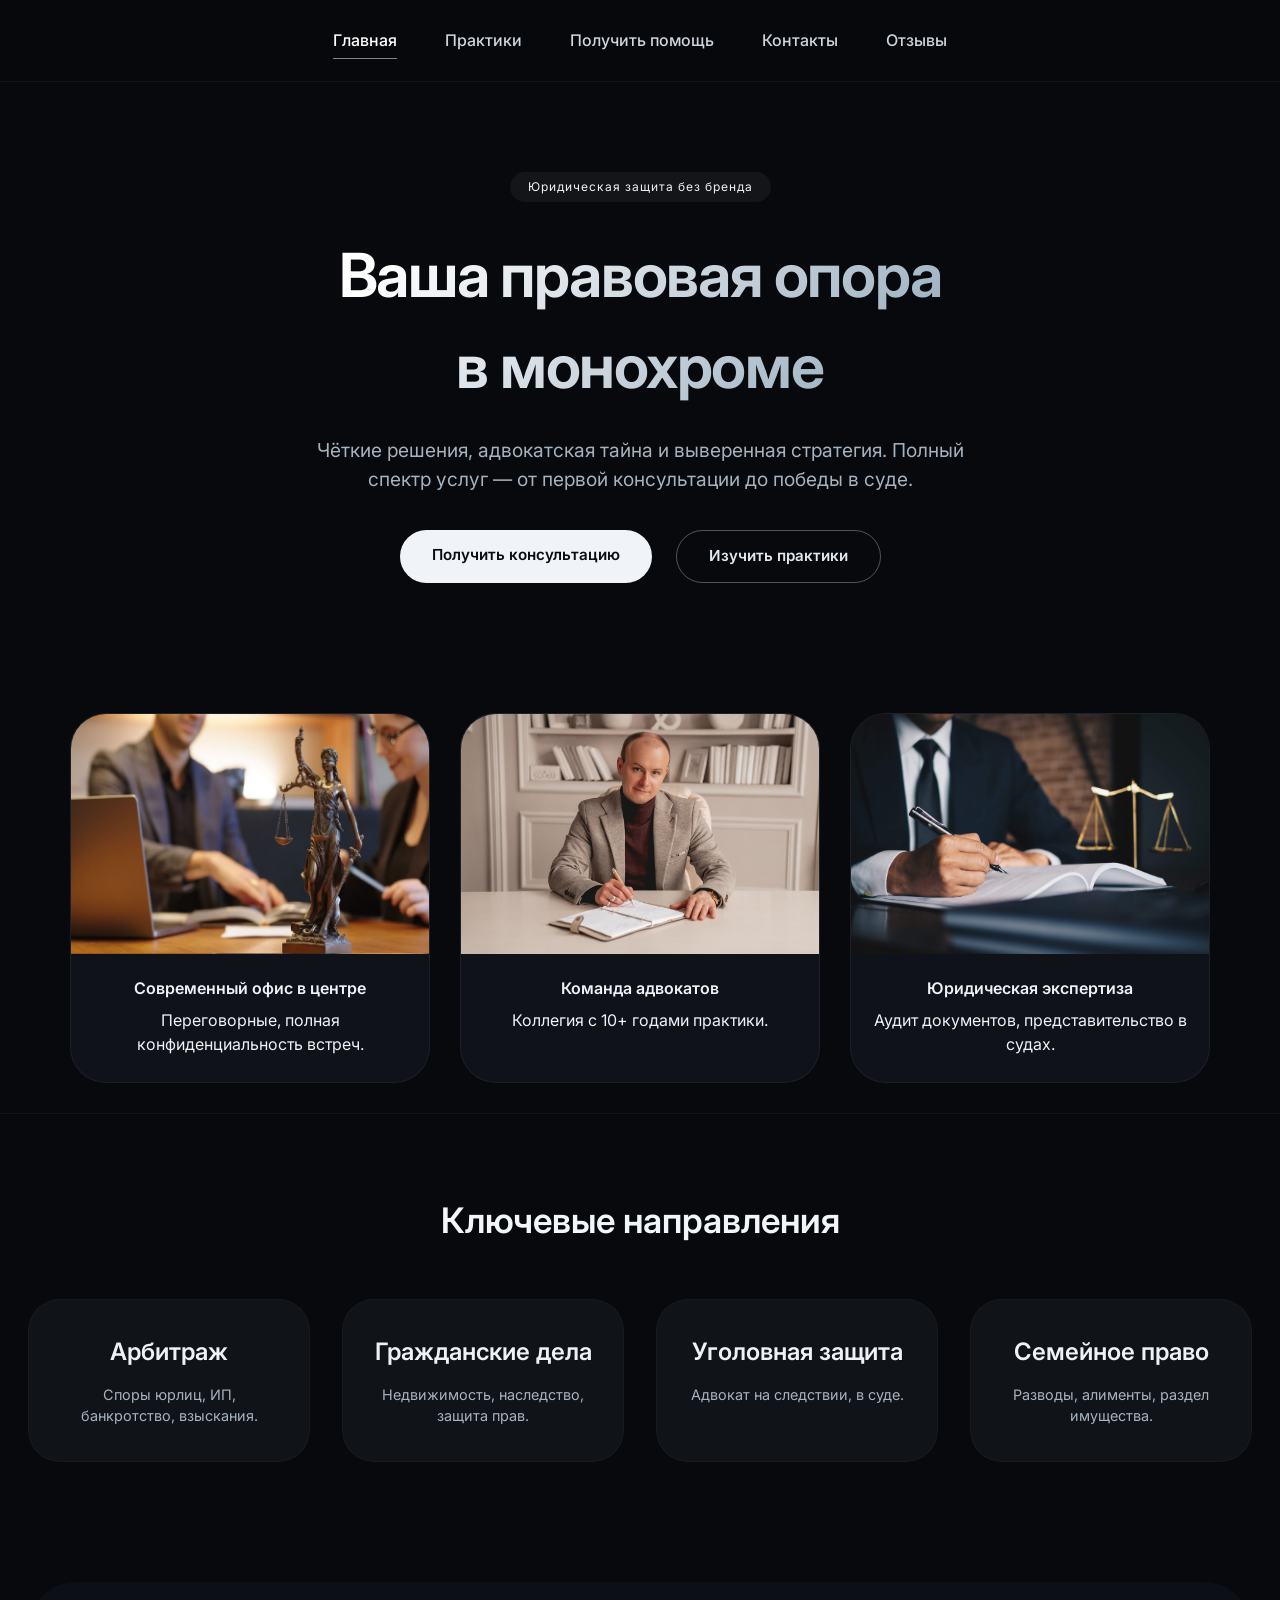
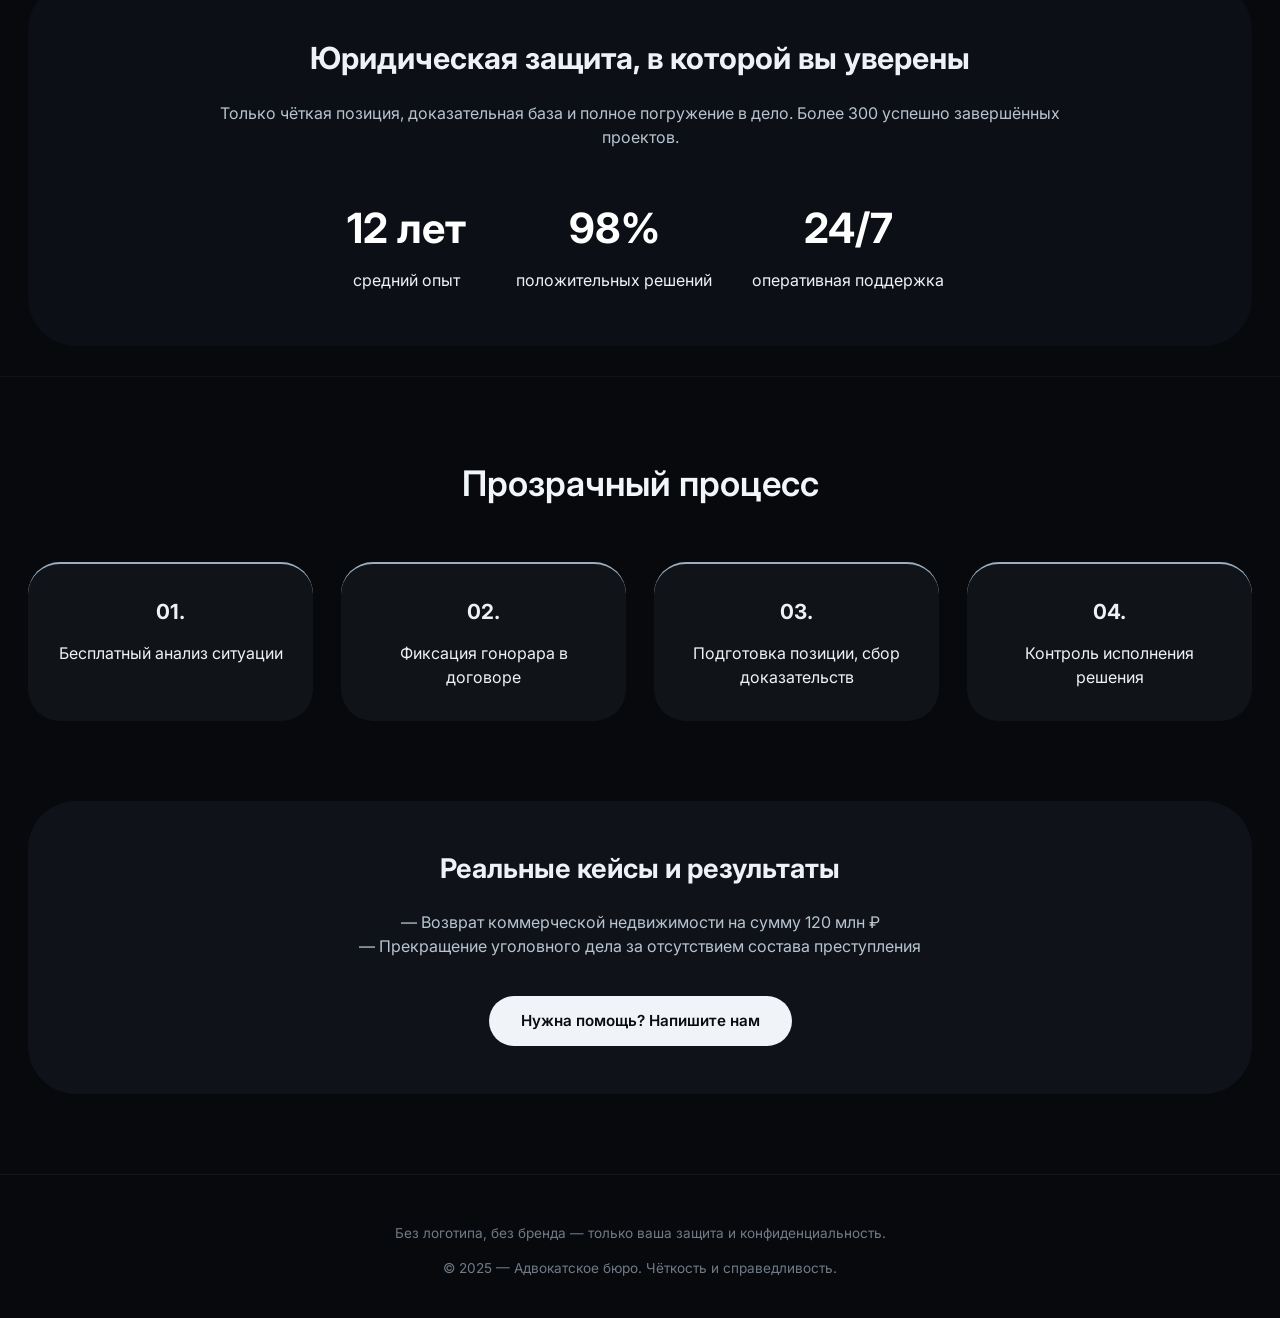
<file: index.html>
<!DOCTYPE html>
<html lang="ru">
<head>
    <meta charset="UTF-8">
    <meta name="viewport" content="width=device-width, initial-scale=1.0, viewport-fit=cover">
    <title>Lex Atrium | Юридическая защита — центр притяжения</title>
    <link href="https://fonts.googleapis.com/css2?family=Inter:opsz,wght@14..32,300;14..32,400;14..32,500;14..32,600;14..32,700&display=swap" rel="stylesheet">
    <link rel="stylesheet" href="Style.css">
</head>
<body>

<header class="header">
    <div class="container header-inner">
        <div class="nav">
            <a href="index.html" class="active">Главная</a>
            <a href="practices.html">Практики</a>
            <a href="help.html">Получить помощь</a>
            <a href="contacts.html">Контакты</a>
            <a href="reviews.html">Отзывы</a>
        </div>
    </div>
</header>

<main>
    <div class="container">
        <section class="hero">
            <div class="badge-center">Юридическая защита без бренда</div>
            <h1>Ваша правовая опора<br>в монохроме</h1>
            <p>Чёткие решения, адвокатская тайна и выверенная стратегия. Полный спектр услуг — от первой консультации до победы в суде.</p>
            <div class="btn-group">
                <a href="help.html" class="btn btn-primary">Получить консультацию</a>
                <a href="practices.html" class="btn btn-outline">Изучить практики</a>
            </div>
        </section>
    </div>

    <div class="container">
        <div class="photo-grid">
            <figure class="photo-card">
                <div class="photo-placeholder">
                    <img src="office.jpg"
                        style="width: 100%; height: 100%; object-fit: cover;">
                </div>

                <figcaption><h4>Современный офис в центре</h4><p>Переговорные, полная конфиденциальность встреч.</p></figcaption>
            </figure>
            <figure class="photo-card">
                <div class="photo-placeholder">
                    <img src="team.jpg"
                        style="width: 100%; height: 100%; object-fit: cover;">
                </div>
                <figcaption><h4>Команда адвокатов</h4><p>Коллегия с 10+ годами практики.</p></figcaption>
            </figure>
            <figure class="photo-card">
                <div class="photo-placeholder">
                    <img src="expert.jpg"
                        style="width: 100%; height: 100%; object-fit: cover;">
                </div>
                <figcaption><h4>Юридическая экспертиза</h4><p>Аудит документов, представительство в судах.</p></figcaption>
            </figure>
        </div>
    </div>

    <div class="section">
        <div class="container">
            <h2 class="section-title">Ключевые направления</h2>
            <div class="cards">
                <div class="card"><h3>Арбитраж</h3><p>Споры юрлиц, ИП, банкротство, взыскания.</p></div>
                <div class="card"><h3>Гражданские дела</h3><p>Недвижимость, наследство, защита прав.</p></div>
                <div class="card"><h3>Уголовная защита</h3><p>Адвокат на следствии, в суде.</p></div>
                <div class="card"><h3>Семейное право</h3><p>Разводы, алименты, раздел имущества.</p></div>
            </div>
        </div>
    </div>

    <div class="container">
        <div class="about-detailed">
            <h2 style="font-size: 1.9rem; margin-bottom: 20px;">Юридическая защита, в которой вы уверены</h2>
            <p style="color: #b7c3cf; max-width: 860px; margin: 0 auto;">Только чёткая позиция, доказательная база и полное погружение в дело. Более 300 успешно завершённых проектов.</p>
            <div class="stats">
                <div class="stat-item"><div class="stat-number">12 лет</div><div>средний опыт</div></div>
                <div class="stat-item"><div class="stat-number">98%</div><div>положительных решений</div></div>
                <div class="stat-item"><div class="stat-number">24/7</div><div>оперативная поддержка</div></div>
            </div>
        </div>
    </div>

    <div class="section">
        <div class="container">
            <h2 class="section-title">Прозрачный процесс</h2>
            <div class="steps">
                <div class="step"><strong>01.</strong> Бесплатный анализ ситуации</div>
                <div class="step"><strong>02.</strong> Фиксация гонорара в договоре</div>
                <div class="step"><strong>03.</strong> Подготовка позиции, сбор доказательств</div>
                <div class="step"><strong>04.</strong> Контроль исполнения решения</div>
            </div>
        </div>
    </div>

    <div class="container" style="margin-bottom: 80px;">
        <div style="background: #0f1218; border-radius: 48px; padding: 48px 40px; text-align: center;">
            <h3 style="font-size: 1.7rem; margin-bottom: 20px;">Реальные кейсы и результаты</h3>
            <p style="color: #b7c4d0;">— Возврат коммерческой недвижимости на сумму 120 млн ₽<br>— Прекращение уголовного дела за отсутствием состава преступления</p>
            <div style="margin-top: 38px;">
                <a href="help.html" class="btn btn-primary">Нужна помощь? Напишите нам</a>
            </div>
        </div>
    </div>
</main>

<footer class="footer">
    <div class="container">
        <p>Без логотипа, без бренда — только ваша защита и конфиденциальность.</p>
        <p style="margin-top: 14px;">© 2025 — Адвокатское бюро. Чёткость и справедливость.</p>
    </div>
</footer>

</body>
</html>
</file>
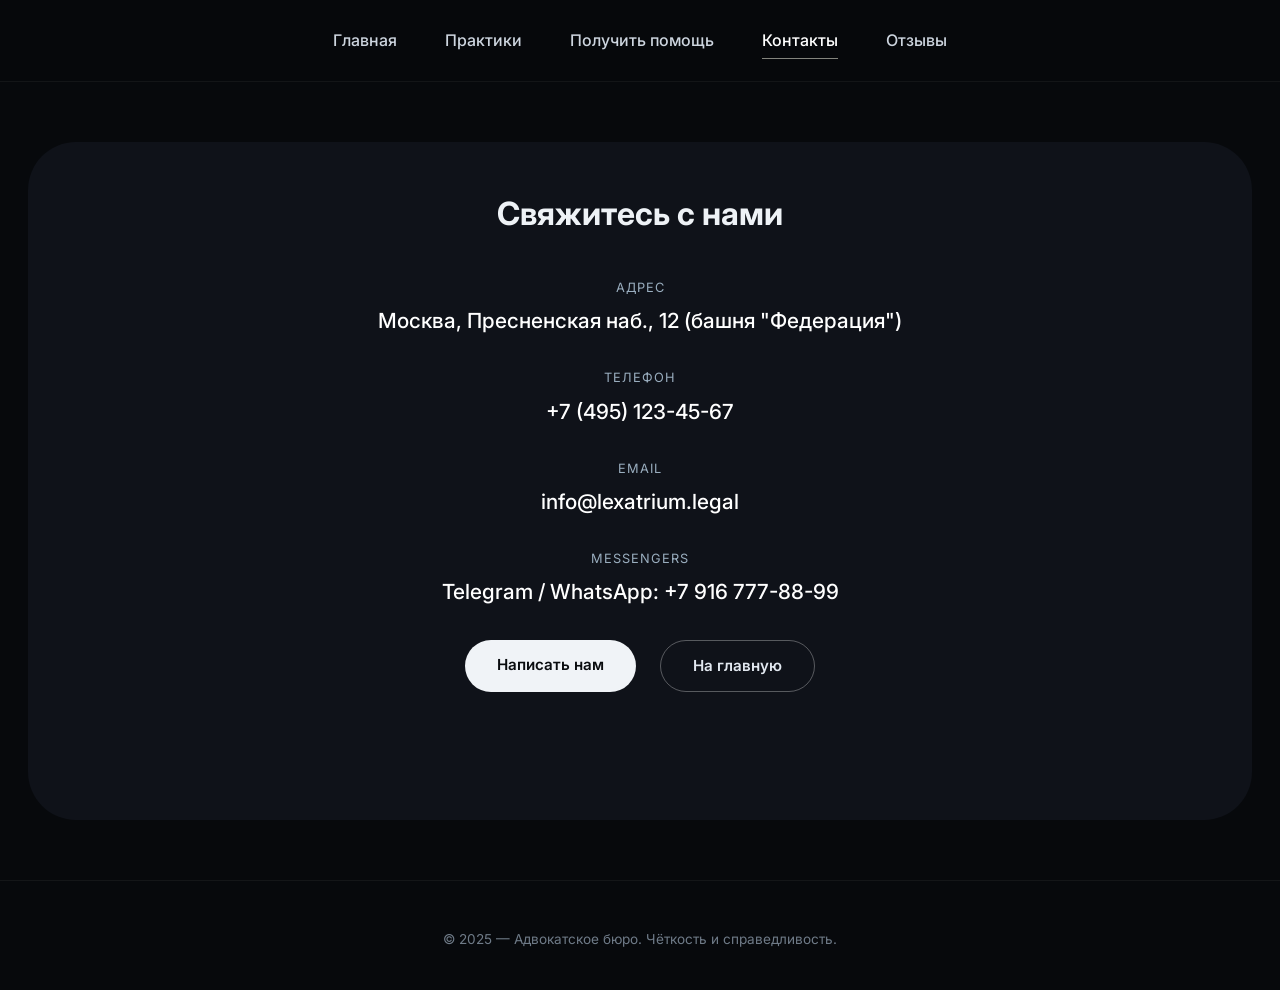
<file: contacts.html>
<!DOCTYPE html>
<html lang="ru">
<head>
    <meta charset="UTF-8">
    <meta name="viewport" content="width=device-width, initial-scale=1.0">
    <title>Lex Atrium | Контакты</title>
    <link href="https://fonts.googleapis.com/css2?family=Inter:wght@300;400;500;600;700&display=swap" rel="stylesheet">
    <link rel="stylesheet" href="Style.css">
</head>
<body>

<header class="header">
    <div class="container header-inner">
        <div class="nav">
            <a href="index.html">Главная</a>
            <a href="practices.html">Практики</a>
            <a href="help.html">Получить помощь</a>
            <a href="contacts.html" class="active">Контакты</a>
            <a href="reviews.html">Отзывы</a>
        </div>
    </div>
</header>

<main>
    <div class="container">
        <div class="contact-card">
            <h2 style="font-size: 2rem; margin-bottom: 40px;">Свяжитесь с нами</h2>
            <div class="contact-item">
                <div class="contact-label">АДРЕС</div>
                <div class="contact-value">Москва, Пресненская наб., 12 (башня "Федерация")</div>
            </div>
            <div class="contact-item">
                <div class="contact-label">ТЕЛЕФОН</div>
                <div class="contact-value">+7 (495) 123-45-67</div>
            </div>
            <div class="contact-item">
                <div class="contact-label">EMAIL</div>
                <div class="contact-value">info@lexatrium.legal</div>
            </div>
            <div class="contact-item">
                <div class="contact-label">MESSENGERS</div>
                <div class="contact-value">Telegram / WhatsApp: +7 916 777-88-99</div>
            </div>
            <div class="nav-buttons" style="margin-top: 20px;">
                <a href="help.html" class="btn btn-primary">Написать нам</a>
                <a href="index.html" class="btn btn-outline">На главную</a>
            </div>
        </div>
    </div>
</main>

<footer class="footer">
    <div class="container">
        <p>© 2025 — Адвокатское бюро. Чёткость и справедливость.</p>
    </div>
</footer>

</body>
</html>
</file>
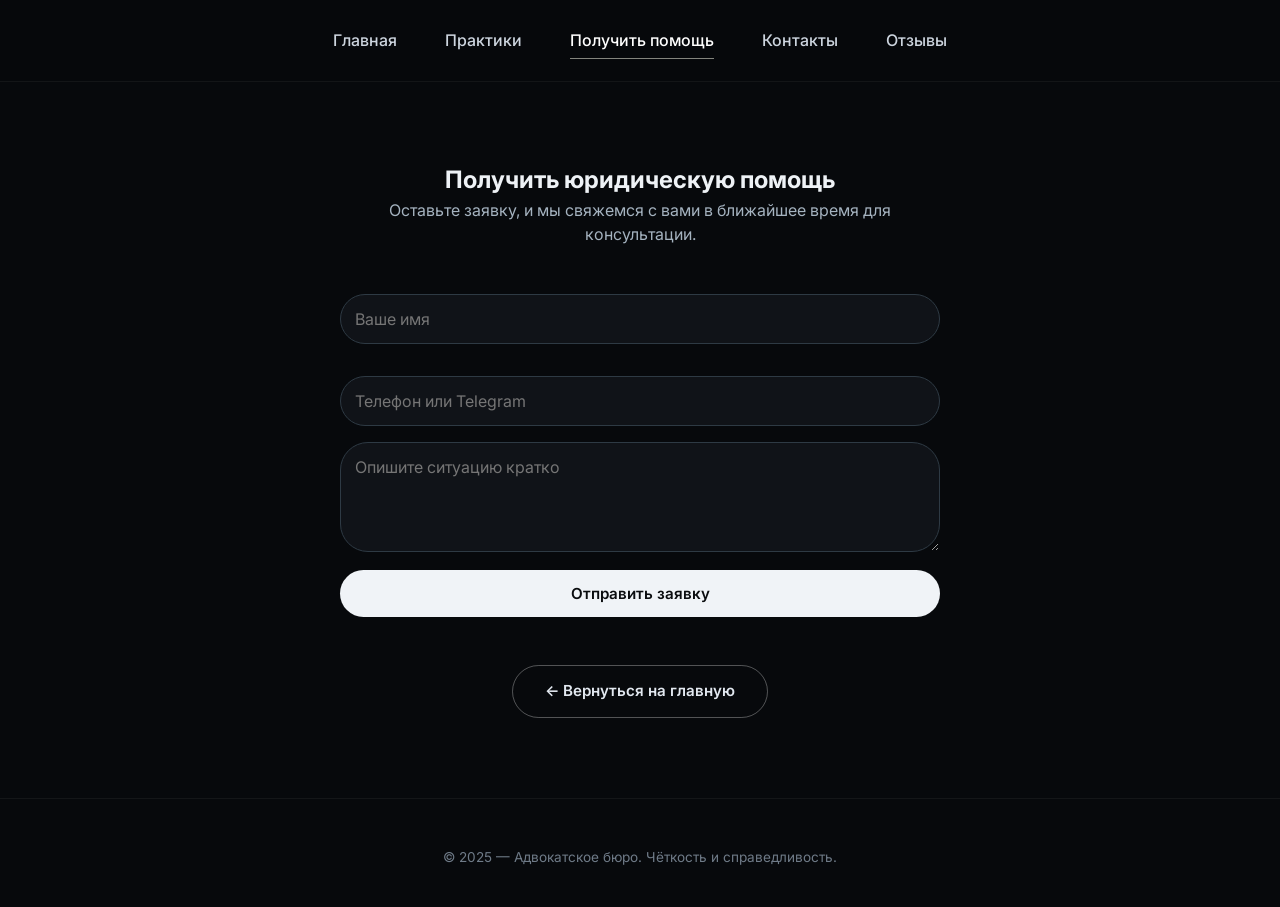
<file: help.html>
<!DOCTYPE html>
<html lang="ru">
<head>
    <meta charset="UTF-8">
    <meta name="viewport" content="width=device-width, initial-scale=1.0">
    <title>Lex Atrium | Получить помощь</title>
    <link href="https://fonts.googleapis.com/css2?family=Inter:wght@300;400;500;600;700&display=swap" rel="stylesheet">
    <link rel="stylesheet" href="Style.css">
</head>
<body>

<header class="header">
    <div class="container header-inner">
        <div class="nav">
            <a href="index.html">Главная</a>
            <a href="practices.html">Практики</a>
            <a href="help.html" class="active">Получить помощь</a>
            <a href="contacts.html">Контакты</a>
            <a href="reviews.html">Отзывы</a>
        </div>
    </div>
</header>

<main>
    <div class="help-container">
        <h2>Получить юридическую помощь</h2>
        <p style="color: #a5b3c0; margin-bottom: 32px;">Оставьте заявку, и мы свяжемся с вами в ближайшее время для консультации.</p>
        <form action="#" method="post">
            <input type="text" class="form-input" placeholder="Ваше имя" required>
            <input type="tel" class="form-input" placeholder="Телефон или Telegram" required>
            <textarea rows="4" class="form-textarea" placeholder="Опишите ситуацию кратко"></textarea>
            <button type="submit" class="btn btn-primary" style="width: 100%; margin-top: 12px;">Отправить заявку</button>
        </form>
        <div style="margin-top: 48px;">
            <a href="index.html" class="btn btn-outline">← Вернуться на главную</a>
        </div>
    </div>
</main>

<footer class="footer">
    <div class="container">
        <p>© 2025 — Адвокатское бюро. Чёткость и справедливость.</p>
    </div>
</footer>

</body>
</html>
</file>
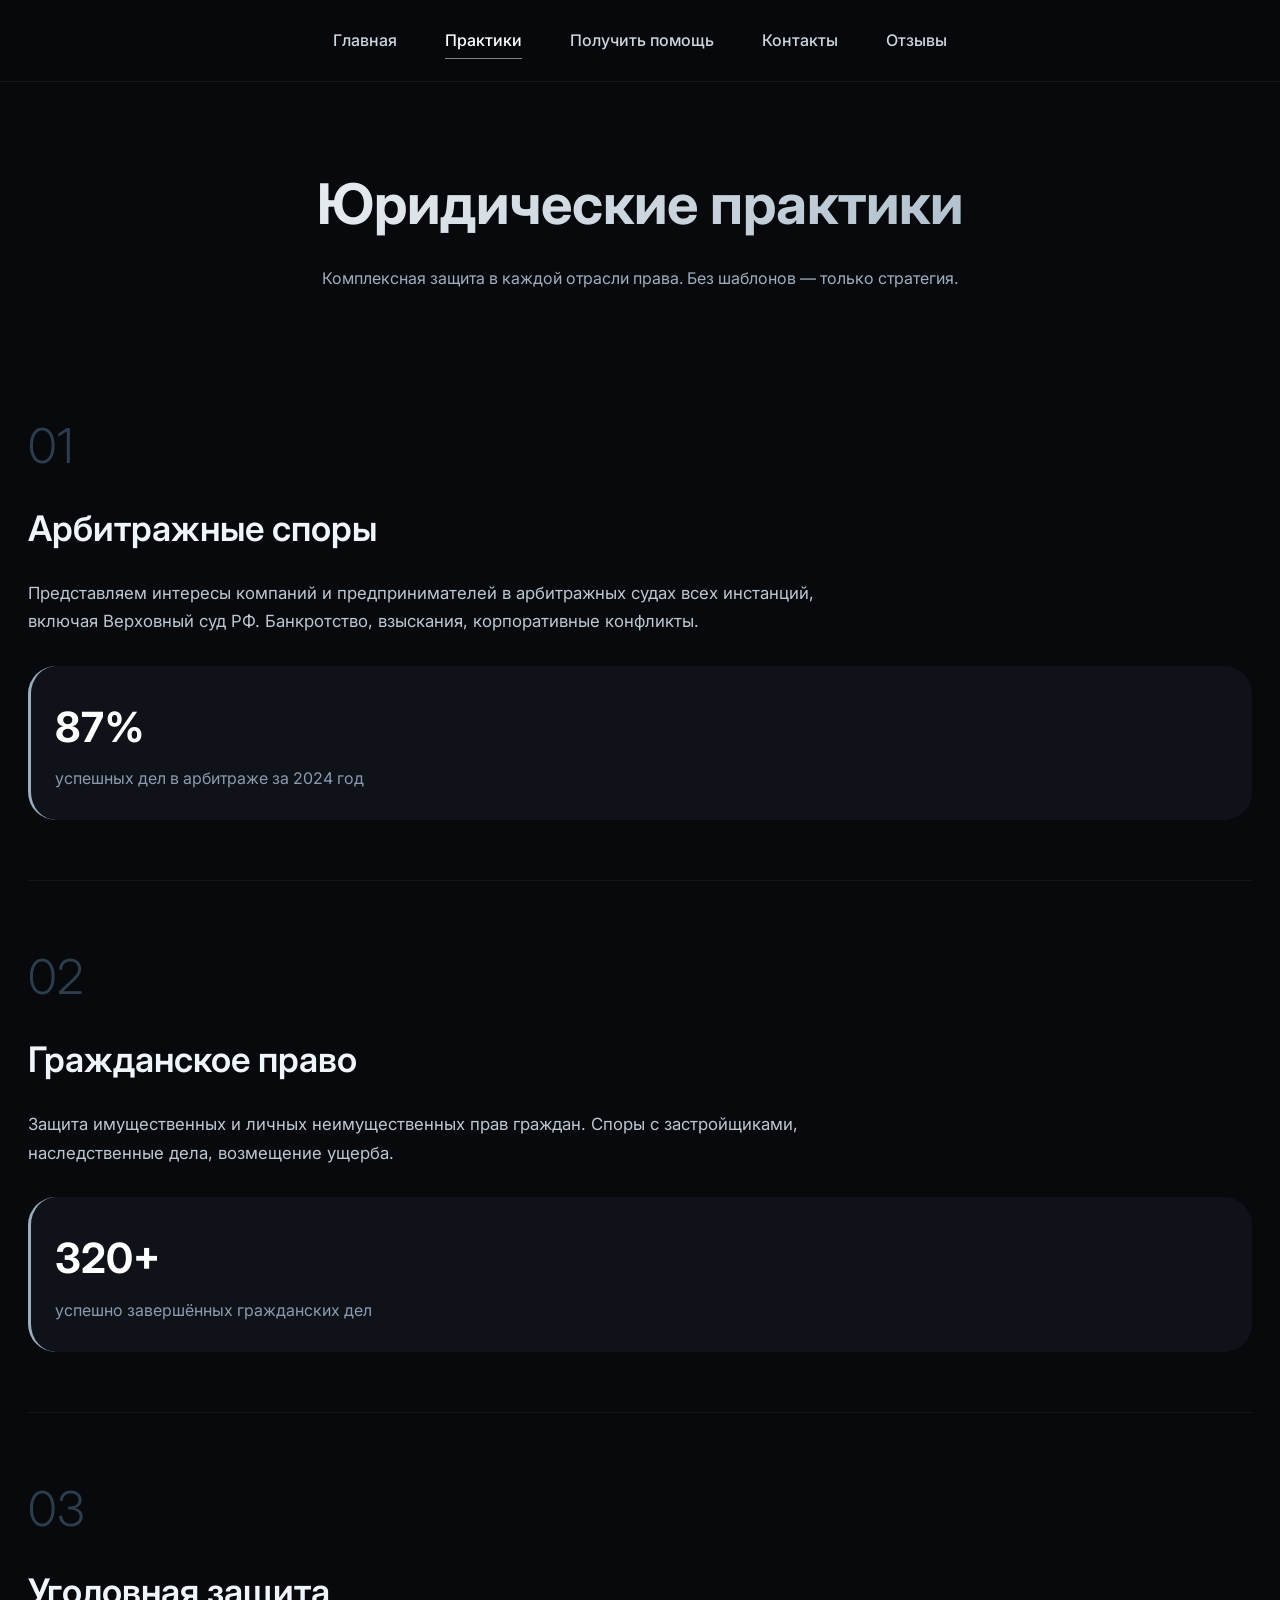
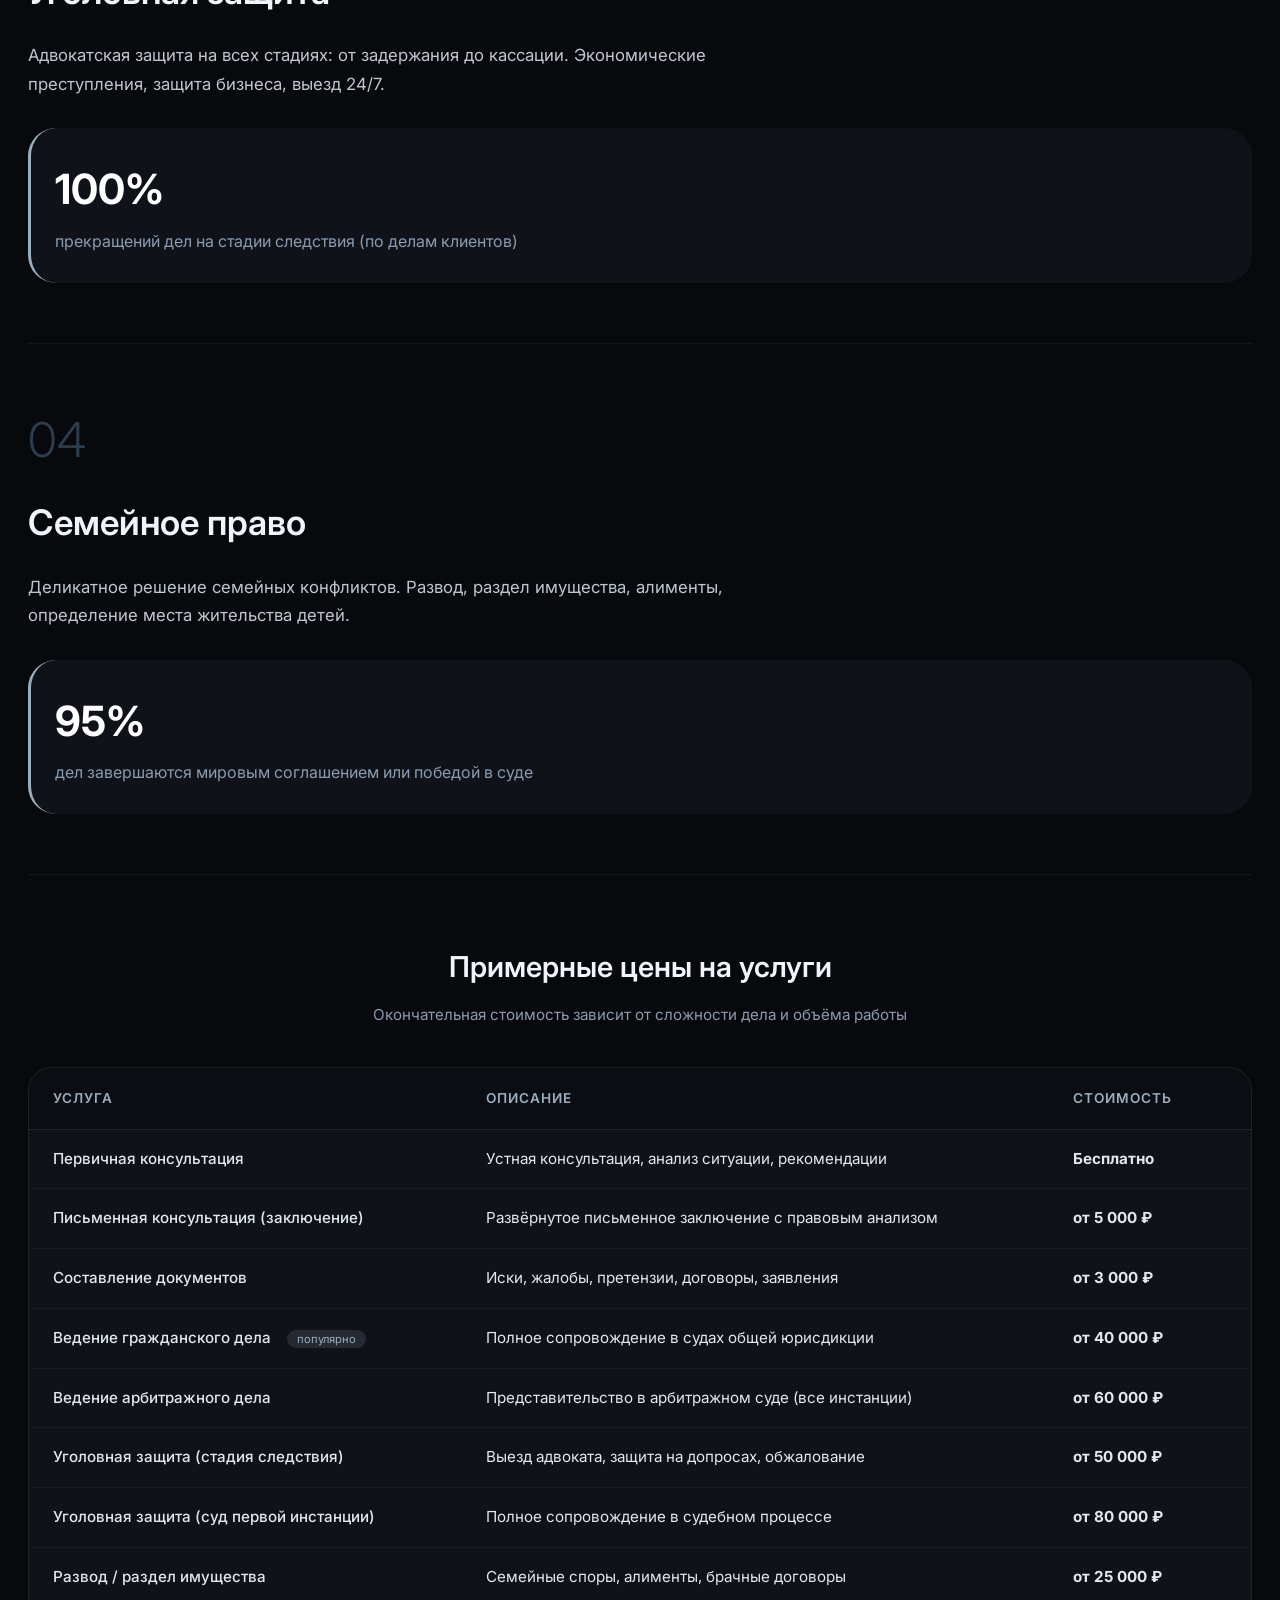
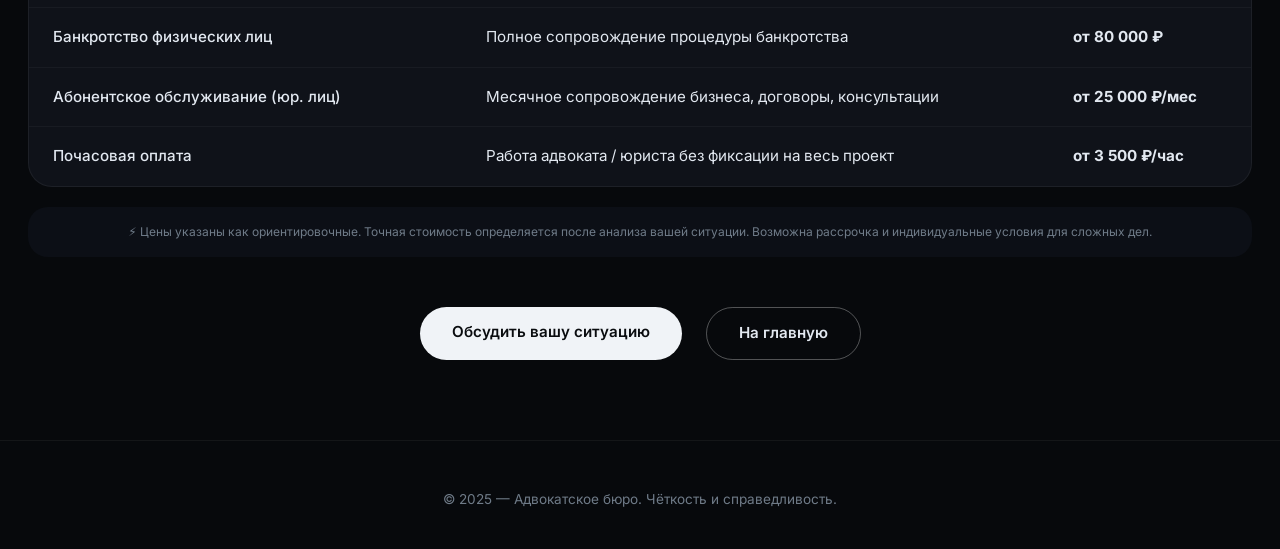
<file: practices.html>
<!DOCTYPE html>
<html lang="ru">
<head>
    <meta charset="UTF-8">
    <meta name="viewport" content="width=device-width, initial-scale=1.0">
    <title>Lex Atrium | Практики</title>
    <link href="https://fonts.googleapis.com/css2?family=Inter:wght@300;400;500;600;700;800&display=swap" rel="stylesheet">
    <link rel="stylesheet" href="Style.css">
</head>
<body>

<header class="header">
    <div class="container header-inner">
        <div class="nav">
            <a href="index.html">Главная</a>
            <a href="practices.html" class="active">Практики</a>
            <a href="help.html">Получить помощь</a>
            <a href="contacts.html">Контакты</a>
            <a href="reviews.html">Отзывы</a>
        </div>
    </div>
</header>

<main>
    <div class="practices-hero">
        <div class="container">
            <h1>Юридические практики</h1>
            <p style="color: #a0aec0; max-width: 680px; margin: 20px auto 0;">Комплексная защита в каждой отрасли права. Без шаблонов — только стратегия.</p>
        </div>
    </div>

    <div class="container">
        <div class="practice-block">
            <span class="practice-number">01</span>
            <h2 class="practice-title">Арбитражные споры</h2>
            <p class="practice-desc">Представляем интересы компаний и предпринимателей в арбитражных судах всех инстанций, включая Верховный суд РФ. Банкротство, взыскания, корпоративные конфликты.</p>
            <div class="stat-badge">
                <div class="stat-number">87%</div>
                <div style="color: #8a9bb0;">успешных дел в арбитраже за 2024 год</div>
            </div>
        </div>

        <div class="practice-block">
            <span class="practice-number">02</span>
            <h2 class="practice-title">Гражданское право</h2>
            <p class="practice-desc">Защита имущественных и личных неимущественных прав граждан. Споры с застройщиками, наследственные дела, возмещение ущерба.</p>
            <div class="stat-badge">
                <div class="stat-number">320+</div>
                <div style="color: #8a9bb0;">успешно завершённых гражданских дел</div>
            </div>
        </div>

        <div class="practice-block">
            <span class="practice-number">03</span>
            <h2 class="practice-title">Уголовная защита</h2>
            <p class="practice-desc">Адвокатская защита на всех стадиях: от задержания до кассации. Экономические преступления, защита бизнеса, выезд 24/7.</p>
            <div class="stat-badge">
                <div class="stat-number">100%</div>
                <div style="color: #8a9bb0;">прекращений дел на стадии следствия (по делам клиентов)</div>
            </div>
        </div>

        <div class="practice-block">
            <span class="practice-number">04</span>
            <h2 class="practice-title">Семейное право</h2>
            <p class="practice-desc">Деликатное решение семейных конфликтов. Развод, раздел имущества, алименты, определение места жительства детей.</p>
            <div class="stat-badge">
                <div class="stat-number">95%</div>
                <div style="color: #8a9bb0;">дел завершаются мировым соглашением или победой в суде</div>
            </div>
        </div>

        <!-- НОВАЯ ТАБЛИЦА С ПРИМЕРНЫМИ ЦЕНАМИ -->
        <div class="pricing-section">
            <h2 class="pricing-title">Примерные цены на услуги</h2>
            <p class="pricing-subtitle">Окончательная стоимость зависит от сложности дела и объёма работы</p>

            <div class="price-table-wrapper">
                <table class="price-table">
                    <thead>
                        <tr>
                            <th>Услуга</th>
                            <th>Описание</th>
                            <th>Стоимость</th>
                        </tr>
                    </thead>
                    <tbody>
                        <tr>
                            <td class="service-name">Первичная консультация</td>
                            <td>Устная консультация, анализ ситуации, рекомендации</td>
                            <td class="price-amount">Бесплатно</td>
                        </tr>
                        <tr>
                            <td class="service-name">Письменная консультация (заключение)</td>
                            <td>Развёрнутое письменное заключение с правовым анализом</td>
                            <td class="price-amount">от 5 000 ₽</td>
                        </tr>
                        <tr>
                            <td class="service-name">Составление документов</td>
                            <td>Иски, жалобы, претензии, договоры, заявления</td>
                            <td class="price-amount">от 3 000 ₽</td>
                        </tr>
                        <tr>
                            <td class="service-name">Ведение гражданского дела <span class="badge-new">популярно</span></td>
                            <td>Полное сопровождение в судах общей юрисдикции</td>
                            <td class="price-amount">от 40 000 ₽</td>
                        </tr>
                        <tr>
                            <td class="service-name">Ведение арбитражного дела</td>
                            <td>Представительство в арбитражном суде (все инстанции)</td>
                            <td class="price-amount">от 60 000 ₽</td>
                        </tr>
                        <tr>
                            <td class="service-name">Уголовная защита (стадия следствия)</td>
                            <td>Выезд адвоката, защита на допросах, обжалование</td>
                            <td class="price-amount">от 50 000 ₽</td>
                        </tr>
                        <tr>
                            <td class="service-name">Уголовная защита (суд первой инстанции)</td>
                            <td>Полное сопровождение в судебном процессе</td>
                            <td class="price-amount">от 80 000 ₽</td>
                        </tr>
                        <tr>
                            <td class="service-name">Развод / раздел имущества</td>
                            <td>Семейные споры, алименты, брачные договоры</td>
                            <td class="price-amount">от 25 000 ₽</td>
                        </tr>
                        <tr>
                            <td class="service-name">Банкротство физических лиц</td>
                            <td>Полное сопровождение процедуры банкротства</td>
                            <td class="price-amount">от 80 000 ₽</td>
                        </tr>
                        <tr>
                            <td class="service-name">Абонентское обслуживание (юр. лиц)</td>
                            <td>Месячное сопровождение бизнеса, договоры, консультации</td>
                            <td class="price-amount">от 25 000 ₽/мес</td>
                        </tr>
                        <tr>
                            <td class="service-name">Почасовая оплата</td>
                            <td>Работа адвоката / юриста без фиксации на весь проект</td>
                            <td class="price-amount">от 3 500 ₽/час</td>
                        </tr>
                    </tbody>
                </table>
            </div>

            <div class="price-table-footnote">
                ⚡ Цены указаны как ориентировочные. Точная стоимость определяется после анализа вашей ситуации. 
                Возможна рассрочка и индивидуальные условия для сложных дел.
            </div>
        </div>
        <!-- КОНЕЦ ТАБЛИЦЫ -->

        <div class="nav-buttons">
            <a href="help.html" class="btn btn-primary">Обсудить вашу ситуацию</a>
            <a href="index.html" class="btn btn-outline">На главную</a>
        </div>
    </div>
</main>

<footer class="footer">
    <div class="container">
        <p>© 2025 — Адвокатское бюро. Чёткость и справедливость.</p>
    </div>
</footer>

</body>
</html>
</file>
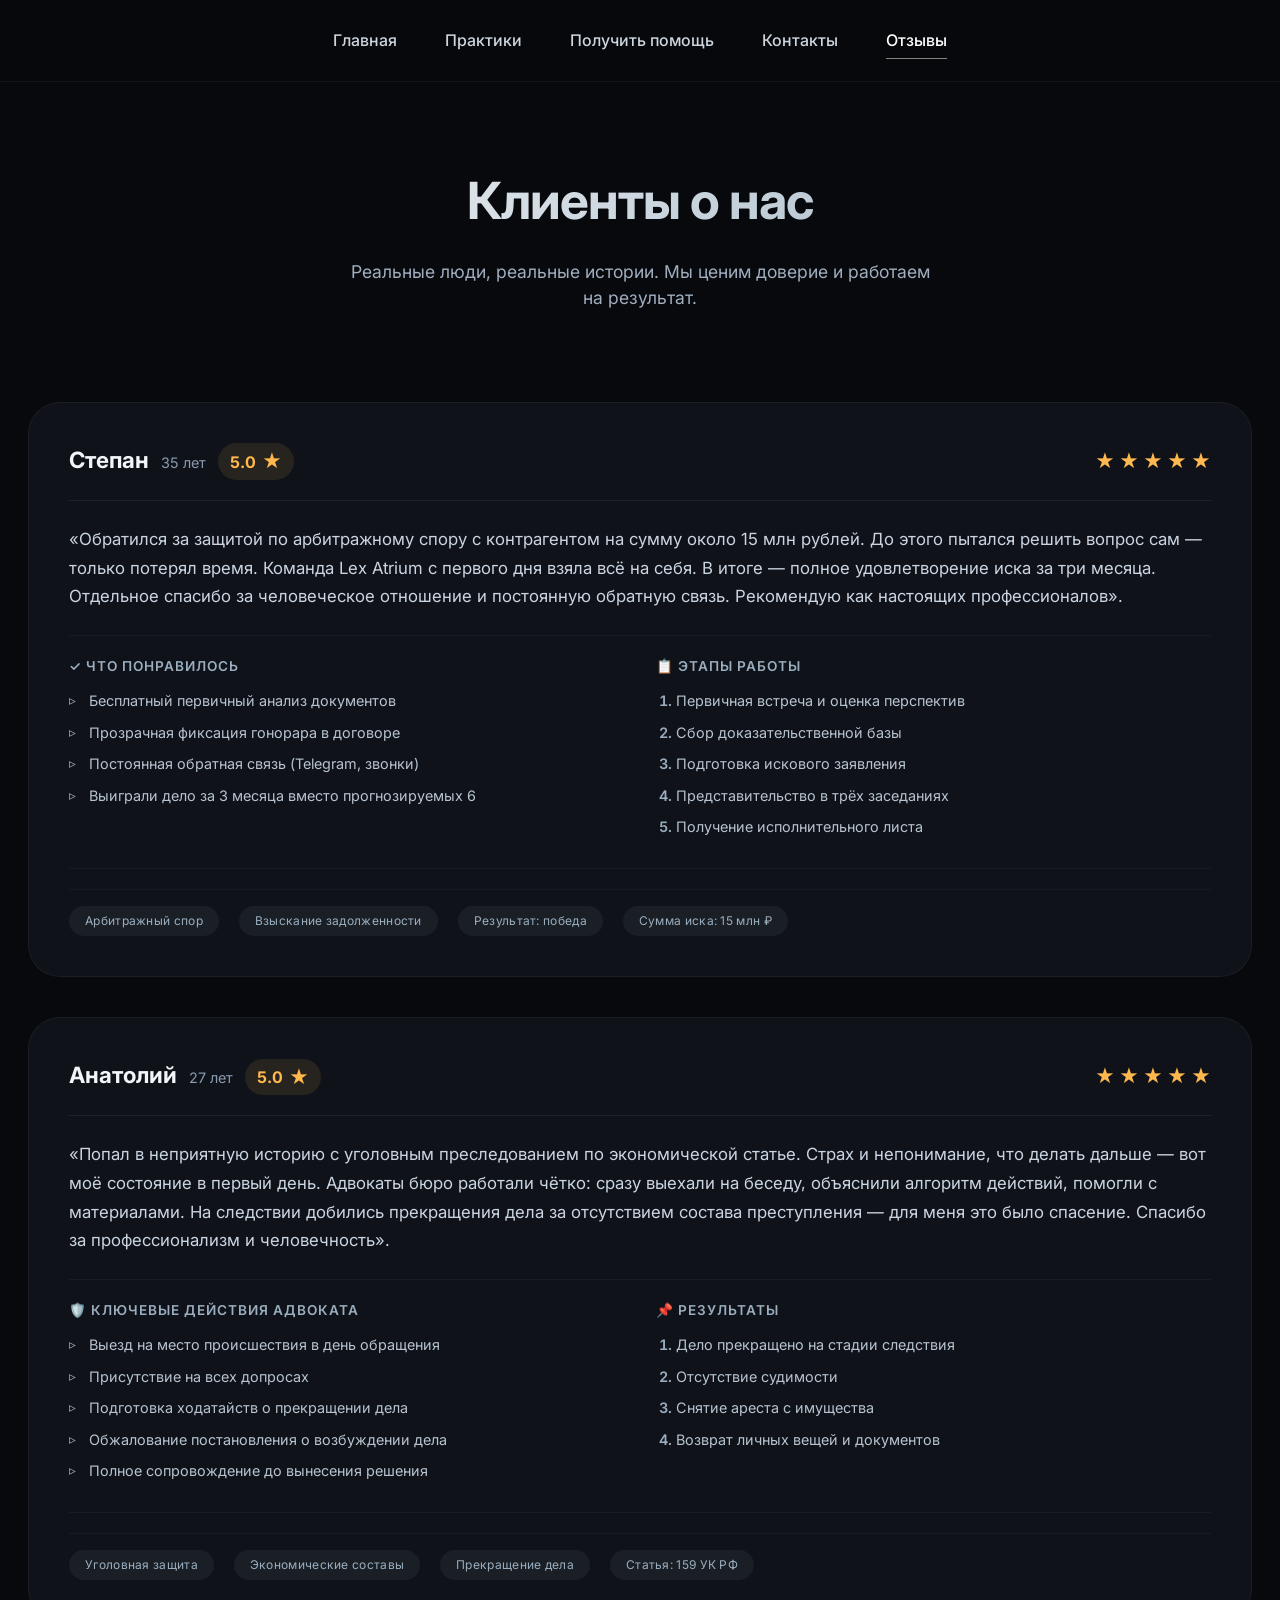
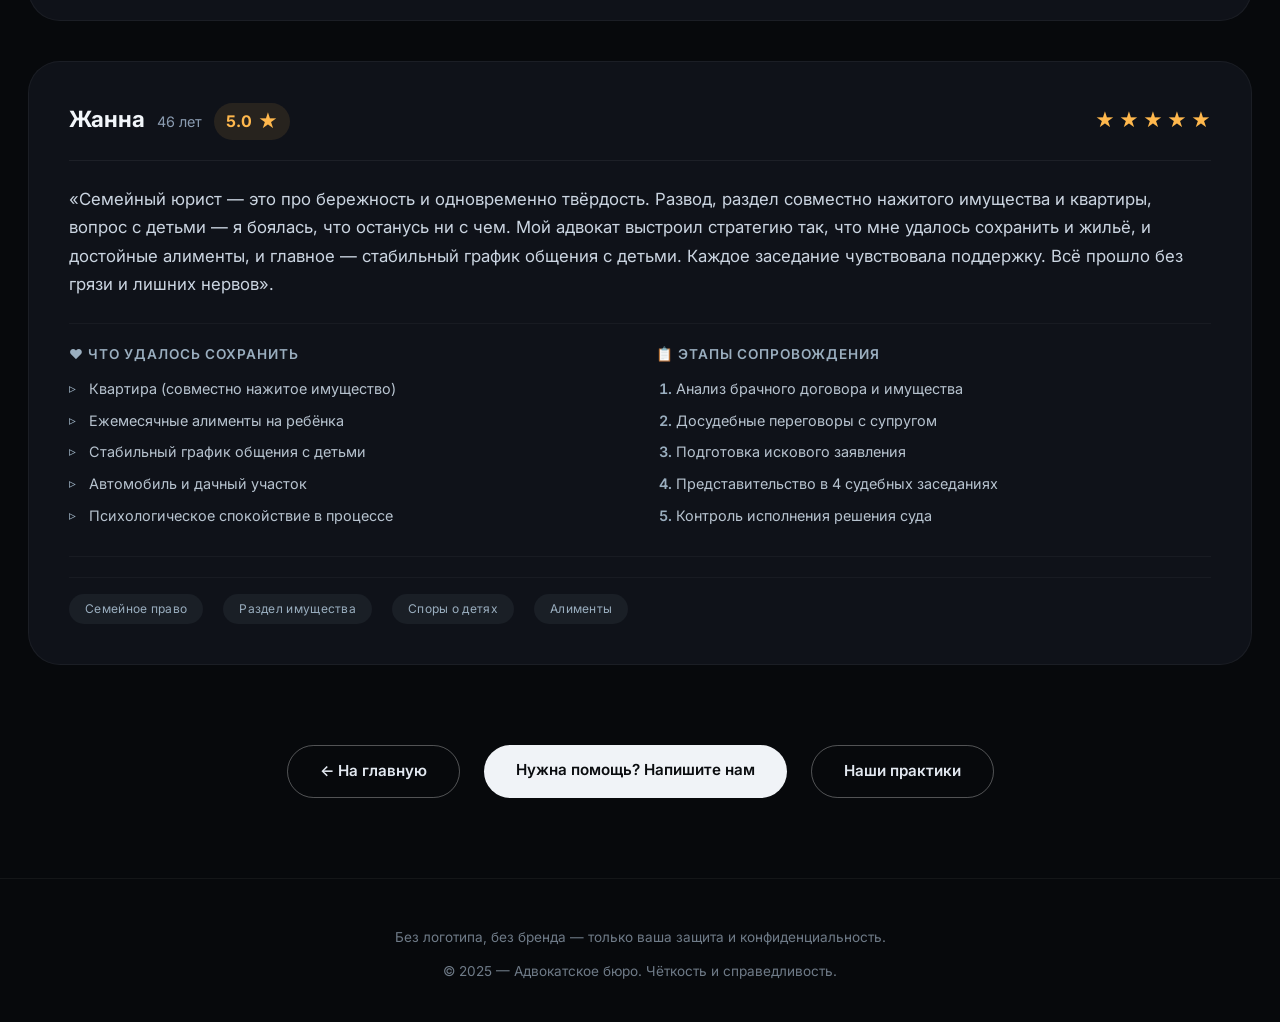
<file: reviews.html>
<!DOCTYPE html>
<html lang="ru">
<head>
    <meta charset="UTF-8">
    <meta name="viewport" content="width=device-width, initial-scale=1.0">
    <title>Lex Atrium | Отзывы клиентов</title>
    <link href="https://fonts.googleapis.com/css2?family=Inter:wght@300;400;500;600;700;800&display=swap" rel="stylesheet">
    <link rel="stylesheet" href="Style.css">
</head>
<body>

<header class="header">
    <div class="container header-inner">
        <div class="nav">
            <a href="index.html">Главная</a>
            <a href="practices.html">Практики</a>
            <a href="help.html">Получить помощь</a>
            <a href="contacts.html">Контакты</a>
            <a href="reviews.html" class="active">Отзывы</a>
        </div>
    </div>
</header>

<main>
    <div class="container">
        <div class="reviews-hero">
            <h1>Клиенты о нас</h1>
            <p>Реальные люди, реальные истории. Мы ценим доверие и работаем на результат.</p>
        </div>

        <div class="reviews-grid">
            
            <!-- ОТЗЫВ 1: Степан, 35 лет -->
            <div class="review-card">
                <div class="review-header">
                    <div class="reviewer-info">
                        <span class="reviewer-name">Степан</span>
                        <span class="reviewer-age">35 лет</span>
                        <span class="rating-badge"><span class="rating-number">5.0</span> <span class="star">★</span></span>
                    </div>
                    <div class="stars">
                        <span class="star">★</span><span class="star">★</span><span class="star">★</span><span class="star">★</span><span class="star">★</span>
                    </div>
                </div>
                <div class="review-text">
                    «Обратился за защитой по арбитражному спору с контрагентом на сумму около 15 млн рублей. До этого пытался решить вопрос сам — только потерял время. Команда Lex Atrium с первого дня взяла всё на себя. В итоге — полное удовлетворение иска за три месяца. Отдельное спасибо за человеческое отношение и постоянную обратную связь. Рекомендую как настоящих профессионалов».
                </div>
                
                <!-- МАРКИРОВАННЫЙ И НУМЕРОВАННЫЙ СПИСКИ -->
                <div class="review-lists">
                    <div class="list-block">
                        <div class="list-title">✓ ЧТО ПОНРАВИЛОСЬ</div>
                        <ul class="unordered-list">
                            <li>Бесплатный первичный анализ документов</li>
                            <li>Прозрачная фиксация гонорара в договоре</li>
                            <li>Постоянная обратная связь (Telegram, звонки)</li>
                            <li>Выиграли дело за 3 месяца вместо прогнозируемых 6</li>
                        </ul>
                    </div>
                    <div class="list-block">
                        <div class="list-title">📋 ЭТАПЫ РАБОТЫ</div>
                        <ol class="ordered-list">
                            <li>Первичная встреча и оценка перспектив</li>
                            <li>Сбор доказательственной базы</li>
                            <li>Подготовка искового заявления</li>
                            <li>Представительство в трёх заседаниях</li>
                            <li>Получение исполнительного листа</li>
                        </ol>
                    </div>
                </div>
                
                <div class="review-meta">
                    <span class="meta-tag">Арбитражный спор</span>
                    <span class="meta-tag">Взыскание задолженности</span>
                    <span class="meta-tag">Результат: победа</span>
                    <span class="meta-tag">Сумма иска: 15 млн ₽</span>
                </div>
            </div>

            <!-- ОТЗЫВ 2: Анатолий, 27 лет -->
            <div class="review-card">
                <div class="review-header">
                    <div class="reviewer-info">
                        <span class="reviewer-name">Анатолий</span>
                        <span class="reviewer-age">27 лет</span>
                        <span class="rating-badge"><span class="rating-number">5.0</span> <span class="star">★</span></span>
                    </div>
                    <div class="stars">
                        <span class="star">★</span><span class="star">★</span><span class="star">★</span><span class="star">★</span><span class="star">★</span>
                    </div>
                </div>
                <div class="review-text">
                    «Попал в неприятную историю с уголовным преследованием по экономической статье. Страх и непонимание, что делать дальше — вот моё состояние в первый день. Адвокаты бюро работали чётко: сразу выехали на беседу, объяснили алгоритм действий, помогли с материалами. На следствии добились прекращения дела за отсутствием состава преступления — для меня это было спасение. Спасибо за профессионализм и человечность».
                </div>
                
                <!-- МАРКИРОВАННЫЙ И НУМЕРОВАННЫЙ СПИСКИ -->
                <div class="review-lists">
                    <div class="list-block">
                        <div class="list-title">🛡️ КЛЮЧЕВЫЕ ДЕЙСТВИЯ АДВОКАТА</div>
                        <ul class="unordered-list">
                            <li>Выезд на место происшествия в день обращения</li>
                            <li>Присутствие на всех допросах</li>
                            <li>Подготовка ходатайств о прекращении дела</li>
                            <li>Обжалование постановления о возбуждении дела</li>
                            <li>Полное сопровождение до вынесения решения</li>
                        </ul>
                    </div>
                    <div class="list-block">
                        <div class="list-title">📌 РЕЗУЛЬТАТЫ</div>
                        <ol class="ordered-list">
                            <li>Дело прекращено на стадии следствия</li>
                            <li>Отсутствие судимости</li>
                            <li>Снятие ареста с имущества</li>
                            <li>Возврат личных вещей и документов</li>
                        </ol>
                    </div>
                </div>
                
                <div class="review-meta">
                    <span class="meta-tag">Уголовная защита</span>
                    <span class="meta-tag">Экономические составы</span>
                    <span class="meta-tag">Прекращение дела</span>
                    <span class="meta-tag">Статья: 159 УК РФ</span>
                </div>
            </div>

            <!-- ОТЗЫВ 3: Жанна, 46 лет -->
            <div class="review-card">
                <div class="review-header">
                    <div class="reviewer-info">
                        <span class="reviewer-name">Жанна</span>
                        <span class="reviewer-age">46 лет</span>
                        <span class="rating-badge"><span class="rating-number">5.0</span> <span class="star">★</span></span>
                    </div>
                    <div class="stars">
                        <span class="star">★</span><span class="star">★</span><span class="star">★</span><span class="star">★</span><span class="star">★</span>
                    </div>
                </div>
                <div class="review-text">
                    «Семейный юрист — это про бережность и одновременно твёрдость. Развод, раздел совместно нажитого имущества и квартиры, вопрос с детьми — я боялась, что останусь ни с чем. Мой адвокат выстроил стратегию так, что мне удалось сохранить и жильё, и достойные алименты, и главное — стабильный график общения с детьми. Каждое заседание чувствовала поддержку. Всё прошло без грязи и лишних нервов».
                </div>
                
                <!-- МАРКИРОВАННЫЙ И НУМЕРОВАННЫЙ СПИСКИ -->
                <div class="review-lists">
                    <div class="list-block">
                        <div class="list-title">❤️ ЧТО УДАЛОСЬ СОХРАНИТЬ</div>
                        <ul class="unordered-list">
                            <li>Квартира (совместно нажитое имущество)</li>
                            <li>Ежемесячные алименты на ребёнка</li>
                            <li>Стабильный график общения с детьми</li>
                            <li>Автомобиль и дачный участок</li>
                            <li>Психологическое спокойствие в процессе</li>
                        </ul>
                    </div>
                    <div class="list-block">
                        <div class="list-title">📋 ЭТАПЫ СОПРОВОЖДЕНИЯ</div>
                        <ol class="ordered-list">
                            <li>Анализ брачного договора и имущества</li>
                            <li>Досудебные переговоры с супругом</li>
                            <li>Подготовка искового заявления</li>
                            <li>Представительство в 4 судебных заседаниях</li>
                            <li>Контроль исполнения решения суда</li>
                        </ol>
                    </div>
                </div>
                
                <div class="review-meta">
                    <span class="meta-tag">Семейное право</span>
                    <span class="meta-tag">Раздел имущества</span>
                    <span class="meta-tag">Споры о детях</span>
                    <span class="meta-tag">Алименты</span>
                </div>
            </div>
        </div>

        <!-- КНОПКИ НАВИГАЦИИ -->
        <div class="nav-buttons">
            <a href="index.html" class="btn btn-outline">← На главную</a>
            <a href="help.html" class="btn btn-primary">Нужна помощь? Напишите нам</a>
            <a href="practices.html" class="btn btn-outline">Наши практики</a>
        </div>
    </div>
</main>

<footer class="footer">
    <div class="container">
        <p>Без логотипа, без бренда — только ваша защита и конфиденциальность.</p>
        <p style="margin-top: 14px;">© 2025 — Адвокатское бюро. Чёткость и справедливость.</p>
    </div>
</footer>

</body>
</html>
</file>
<file: Style.css>
/* reset */
* {
    margin: 0;
    padding: 0;
    box-sizing: border-box;
}

body {
    background-color: #07090c;
    font-family: 'Inter', system-ui, -apple-system, sans-serif;
    color: #eef2f6;
    line-height: 1.5;
    scroll-behavior: smooth;
}

.container {
    max-width: 1280px;
    margin: 0 auto;
    padding: 0 28px;
}

/* шапка */
.header {
    padding: 22px 0;
    border-bottom: 1px solid rgba(255, 255, 255, 0.05);
    background-color: rgba(7, 9, 12, 0.96);
    backdrop-filter: blur(3px);
    position: sticky;
    top: 0;
    z-index: 100;
}

.header-inner {
    display: flex;
    justify-content: center;
    align-items: center;
}

.nav {
    display: flex;
    gap: 48px;
    flex-wrap: wrap;
    justify-content: center;
}

.nav a {
    color: #cdd5df;
    text-decoration: none;
    font-size: 1rem;
    font-weight: 500;
    transition: color 0.2s;
    padding: 6px 0;
    border-bottom: 1px solid transparent;
}

.nav a:hover,
.nav a.active {
    color: white;
    border-bottom-color: rgba(255, 255, 240, 0.5);
}

/* кнопки */
.btn {
    display: inline-block;
    padding: 14px 32px;
    border-radius: 44px;
    font-weight: 600;
    text-decoration: none;
    transition: 0.25s;
    font-size: 0.95rem;
    cursor: pointer;
    background: none;
    border: none;
    font-family: inherit;
}

.btn-primary {
    background-color: #f0f3f7;
    color: #0a0c0f;
}

.btn-primary:hover {
    background-color: white;
    transform: translateY(-2px);
}

.btn-outline {
    border: 1px solid rgba(255, 255, 255, 0.3);
    color: #e2e8f0;
    background: transparent;
}

.btn-outline:hover {
    border-color: white;
    background: rgba(255, 255, 255, 0.03);
}

/* футер */
.footer {
    padding: 48px 0 40px;
    border-top: 1px solid rgba(255, 255, 255, 0.05);
    text-align: center;
    color: #6f7b88;
    font-size: 0.85rem;
}

/* герой */
.hero {
    padding: 90px 0 80px;
    text-align: center;
}

.hero h1 {
    font-size: 3.8rem;
    font-weight: 650;
    letter-spacing: -0.02em;
    background: linear-gradient(135deg, #ffffff 20%, #9aaebf 80%);
    background-clip: text;
    -webkit-background-clip: text;
    color: transparent;
    margin-bottom: 24px;
    max-width: 900px;
    margin-left: auto;
    margin-right: auto;
}

.hero p {
    font-size: 1.2rem;
    color: #a5b3c0;
    max-width: 680px;
    margin: 0 auto 36px;
}

.badge-center {
    display: inline-block;
    background: rgba(220, 230, 245, 0.05);
    padding: 6px 18px;
    border-radius: 100px;
    font-size: 0.75rem;
    letter-spacing: 1px;
    margin-bottom: 28px;
}

/* секции */
.section {
    padding: 80px 0;
    border-top: 1px solid rgba(255, 255, 255, 0.04);
}

.section-title {
    font-size: 2.2rem;
    font-weight: 600;
    margin-bottom: 52px;
    text-align: center;
    color: #f2f6fa;
}

/* карточки */
.cards {
    display: flex;
    gap: 32px;
    flex-wrap: wrap;
    justify-content: center;
}

.card {
    flex: 1;
    min-width: 260px;
    max-width: 320px;
    background: #101318;
    border-radius: 32px;
    padding: 34px 26px;
    text-align: center;
    transition: 0.25s;
    border: 1px solid rgba(255, 255, 255, 0.03);
}

.card:hover {
    background: #181c22;
    transform: translateY(-6px);
}

.card h3 {
    font-size: 1.5rem;
    font-weight: 600;
    margin-bottom: 14px;
}

.card p {
    color: #a7b3be;
    font-size: 0.9rem;
}

/* фотогрид */
.photo-grid {
    display: flex;
    flex-wrap: wrap;
    gap: 30px;
    justify-content: center;
    margin: 50px 0 30px;
}

.photo-card {
    flex: 1;
    min-width: 280px;
    max-width: 360px;
    background: #0f1219;
    border-radius: 36px;
    overflow: hidden;
    text-align: center;
    border: 1px solid rgba(255, 255, 255, 0.06);
}

.photo-placeholder {
    background: #1a1f28;
    height: 240px;
    display: flex;
    align-items: center;
    justify-content: center;
    font-size: 3.2rem;
    color: #8e9db0;
}

.photo-card figcaption {
    padding: 22px 20px 26px;
}

.photo-card h4 {
    font-weight: 600;
    margin-bottom: 8px;
}

/* блок о бюро */
.about-detailed {
    background: #0c0f16;
    border-radius: 48px;
    padding: 54px 48px;
    margin: 40px 0 30px;
    text-align: center;
}

.stats {
    display: flex;
    flex-wrap: wrap;
    gap: 40px;
    justify-content: center;
    margin-top: 48px;
}

.stat-item {
    text-align: center;
    min-width: 140px;
}

.stat-number {
    font-size: 2.6rem;
    font-weight: 700;
    color: white;
    margin-bottom: 8px;
}

/* шаги процесса */
.steps {
    display: flex;
    flex-wrap: wrap;
    gap: 28px;
    justify-content: center;
    margin-top: 40px;
}

.step {
    background: #101318;
    border-radius: 32px;
    padding: 32px 24px;
    flex: 1;
    min-width: 200px;
    text-align: center;
    border-top: 2px solid #9aaebf;
}

.step strong {
    font-size: 1.3rem;
    display: block;
    margin-bottom: 14px;
}

/* страница практики */
.practices-hero {
    text-align: center;
    padding: 80px 0 60px;
}

.practices-hero h1 {
    font-size: 3.5rem;
    background: linear-gradient(135deg, #ffffff, #9aaebf);
    background-clip: text;
    -webkit-background-clip: text;
    color: transparent;
    margin-bottom: 20px;
}

.practices-hero p {
    color: #a0aec0;
    max-width: 680px;
    margin: 0 auto;
}

.practice-block {
    margin: 60px 0;
    border-bottom: 1px solid rgba(255, 255, 255, 0.05);
    padding-bottom: 60px;
}

.practice-block:last-child {
    border-bottom: none;
}

.practice-number {
    font-size: 3rem;
    font-weight: 300;
    color: #2c3e4e;
}

.practice-title {
    font-size: 2.2rem;
    font-weight: 600;
    margin: 20px 0 24px;
    color: #f0f5fc;
}

.practice-desc {
    color: #bdc7d2;
    line-height: 1.7;
    font-size: 1.05rem;
    max-width: 800px;
}

.stat-badge {
    background: #0f1219;
    border-radius: 28px;
    padding: 30px 24px;
    border-left: 3px solid #9aaebf;
    margin-top: 30px;
}

/* секция цен */
.pricing-section {
    margin: 70px 0 50px;
}

.pricing-title {
    text-align: center;
    font-size: 1.8rem;
    font-weight: 600;
    margin-bottom: 16px;
    color: #f0f5fc;
}

.pricing-subtitle {
    text-align: center;
    color: #8a9bb0;
    margin-bottom: 40px;
    font-size: 0.95rem;
}

.price-table-wrapper {
    overflow-x: auto;
    border-radius: 24px;
    background: #0f1219;
    border: 1px solid rgba(255, 255, 255, 0.06);
}

.price-table {
    width: 100%;
    border-collapse: collapse;
    font-family: 'Inter', sans-serif;
    min-width: 600px;
}

.price-table th {
    text-align: left;
    padding: 20px 24px;
    background: #0a0d12;
    color: #9aaebf;
    font-weight: 600;
    font-size: 0.85rem;
    letter-spacing: 1px;
    text-transform: uppercase;
    border-bottom: 1px solid rgba(255, 255, 255, 0.08);
}

.price-table td {
    padding: 18px 24px;
    color: #e2e8f0;
    border-bottom: 1px solid rgba(255, 255, 255, 0.04);
    font-size: 0.95rem;
}

.price-table tr:hover td {
    background: rgba(154, 174, 191, 0.05);
}

.price-table tr:last-child td {
    border-bottom: none;
}

.price-amount {
    font-weight: 700;
    color: #f0f3f7;
    font-size: 1rem;
    white-space: nowrap;
}

.service-name {
    font-weight: 500;
}

.badge-new {
    background: rgba(154, 174, 191, 0.15);
    padding: 2px 10px;
    border-radius: 20px;
    font-size: 0.7rem;
    color: #9aaebf;
    margin-left: 12px;
    font-weight: 400;
}

.price-table-footnote {
    text-align: center;
    font-size: 0.75rem;
    color: #6f7b88;
    margin-top: 20px;
    padding: 16px;
    background: #0c0f16;
    border-radius: 20px;
}

/* форма помощи */
.help-container {
    max-width: 600px;
    margin: 80px auto;
    text-align: center;
}

.form-input {
    width: 100%;
    padding: 14px;
    background: #101318;
    border: 1px solid #2e3a44;
    border-radius: 40px;
    margin: 16px 0;
    font-family: inherit;
    color: #eef2f6;
    font-size: 1rem;
}

.form-textarea {
    width: 100%;
    padding: 14px;
    background: #101318;
    border: 1px solid #2e3a44;
    border-radius: 28px;
    font-family: inherit;
    color: #eef2f6;
    font-size: 1rem;
    resize: vertical;
}

.form-input:focus,
.form-textarea:focus {
    outline: none;
    border-color: #9aaebf;
}

/* контакты */
.contact-card {
    background: #0f1219;
    border-radius: 48px;
    padding: 48px;
    text-align: center;
    margin: 60px 0;
}

.contact-item {
    margin: 32px 0;
}

.contact-label {
    color: #9aaebf;
    font-size: 0.8rem;
    letter-spacing: 1px;
    margin-bottom: 8px;
}

.contact-value {
    font-size: 1.3rem;
    font-weight: 500;
    color: white;
}

/* отзывы */
.reviews-hero {
    text-align: center;
    padding: 80px 0 50px;
}

.reviews-hero h1 {
    font-size: 3.2rem;
    font-weight: 700;
    letter-spacing: -0.02em;
    background: linear-gradient(135deg, #ffffff 0%, #9aaebf 100%);
    background-clip: text;
    -webkit-background-clip: text;
    color: transparent;
    margin-bottom: 20px;
}

.reviews-hero p {
    color: #a0aec0;
    font-size: 1.1rem;
    max-width: 600px;
    margin: 0 auto;
}

.reviews-grid {
    display: flex;
    flex-direction: column;
    gap: 40px;
    margin: 40px 0 80px;
}

.review-card {
    background: #0f1219;
    border-radius: 32px;
    padding: 40px;
    border: 1px solid rgba(255, 255, 255, 0.05);
    transition: 0.2s;
}

.review-card:hover {
    border-color: rgba(154, 174, 191, 0.3);
    background: #11141c;
}

.review-header {
    display: flex;
    justify-content: space-between;
    align-items: center;
    flex-wrap: wrap;
    margin-bottom: 24px;
    padding-bottom: 20px;
    border-bottom: 1px solid rgba(255, 255, 255, 0.06);
}

.reviewer-info {
    display: flex;
    align-items: baseline;
    gap: 12px;
    flex-wrap: wrap;
}

.reviewer-name {
    font-size: 1.4rem;
    font-weight: 700;
    color: #f2f6fa;
}

.reviewer-age {
    color: #8a9bb0;
    font-size: 0.9rem;
}

.stars {
    display: flex;
    gap: 4px;
}

.star {
    color: #ffb84d;
    font-size: 1.2rem;
}

.review-text {
    color: #cbd5e1;
    line-height: 1.7;
    font-size: 1.05rem;
    margin-bottom: 24px;
}

/* списки в отзывах */
.review-lists {
    display: flex;
    flex-wrap: wrap;
    gap: 32px;
    margin: 24px 0 20px;
    padding: 20px 0;
    border-top: 1px solid rgba(255, 255, 255, 0.04);
    border-bottom: 1px solid rgba(255, 255, 255, 0.04);
}

.list-block {
    flex: 1;
    min-width: 200px;
}

.list-title {
    font-size: 0.85rem;
    font-weight: 600;
    color: #9aaebf;
    letter-spacing: 1px;
    margin-bottom: 14px;
    text-transform: uppercase;
}

.unordered-list {
    list-style: none;
    padding: 0;
}

.unordered-list li {
    margin-bottom: 10px;
    padding-left: 20px;
    position: relative;
    color: #b7c3cf;
    font-size: 0.9rem;
    line-height: 1.5;
}

.unordered-list li::before {
    content: "▹";
    position: absolute;
    left: 0;
    color: #9aaebf;
    font-size: 0.85rem;
}

.ordered-list {
    padding-left: 20px;
    margin: 0;
}

.ordered-list li {
    margin-bottom: 10px;
    color: #b7c3cf;
    font-size: 0.9rem;
    line-height: 1.5;
}

.ordered-list li::marker {
    color: #9aaebf;
    font-weight: 600;
}

.rating-badge {
    display: inline-flex;
    align-items: center;
    gap: 6px;
    background: rgba(255, 184, 77, 0.1);
    padding: 4px 12px;
    border-radius: 30px;
}

.rating-number {
    font-weight: 700;
    color: #ffb84d;
}

.review-meta {
    display: flex;
    flex-wrap: wrap;
    gap: 20px;
    margin-top: 20px;
    padding-top: 16px;
    border-top: 1px solid rgba(255, 255, 255, 0.04);
}

.meta-tag {
    background: rgba(154, 174, 191, 0.08);
    padding: 6px 16px;
    border-radius: 30px;
    font-size: 0.75rem;
    color: #9aaebf;
    letter-spacing: 0.3px;
}

/* навигационные кнопки */
.nav-buttons {
    text-align: center;
    margin: 30px 0 80px;
    display: flex;
    gap: 24px;
    justify-content: center;
    flex-wrap: wrap;
}

.btn-group {
    display: flex;
    gap: 24px;
    justify-content: center;
    flex-wrap: wrap;
}

/* адаптив */
@media (max-width: 780px) {
    .hero h1 {
        font-size: 2.4rem;
    }
    .section-title {
        font-size: 1.8rem;
    }
    .nav {
        gap: 28px;
    }
    .about-detailed {
        padding: 32px 24px;
    }
    .review-card {
        padding: 28px;
    }
    .reviewer-name {
        font-size: 1.2rem;
    }
    .reviews-hero h1 {
        font-size: 2.4rem;
    }
    .practice-title {
        font-size: 1.8rem;
    }
    .contact-value {
        font-size: 1rem;
    }
    .review-lists {
        flex-direction: column;
        gap: 20px;
    }
}
</file>
